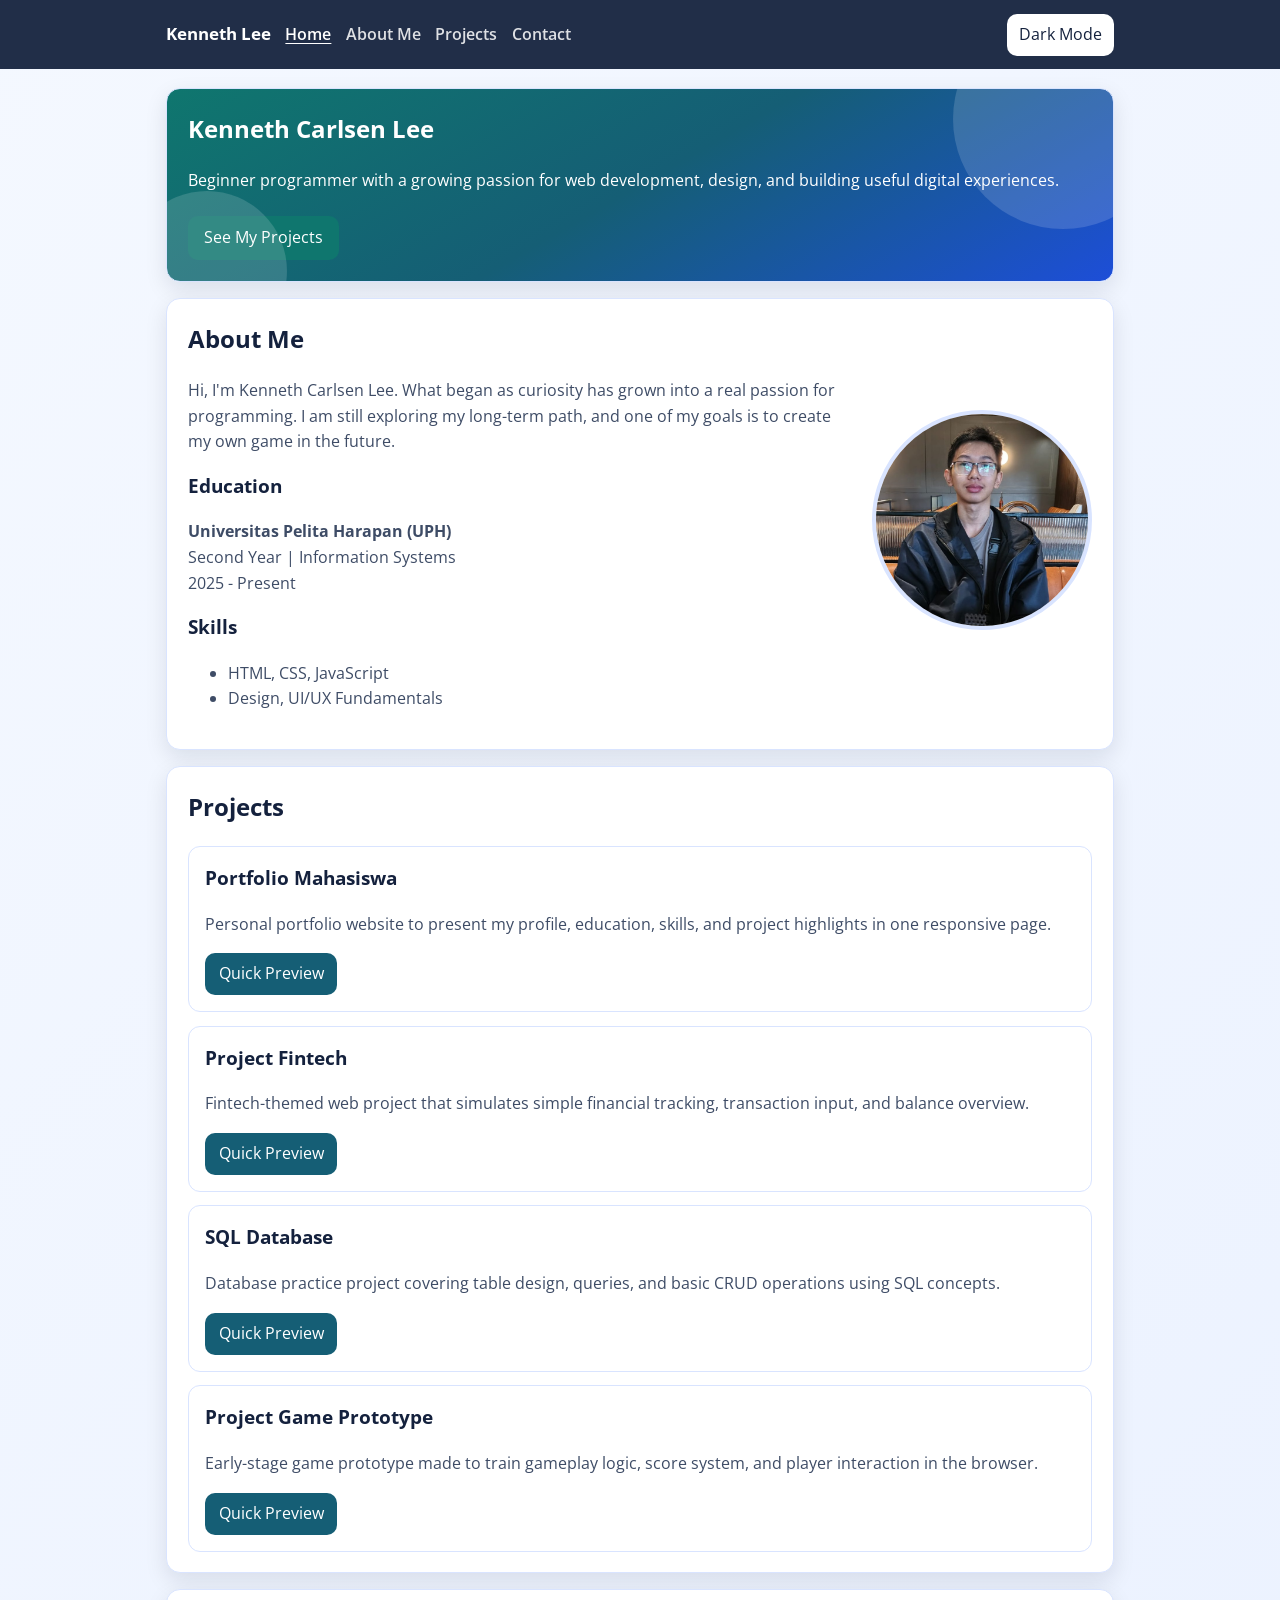
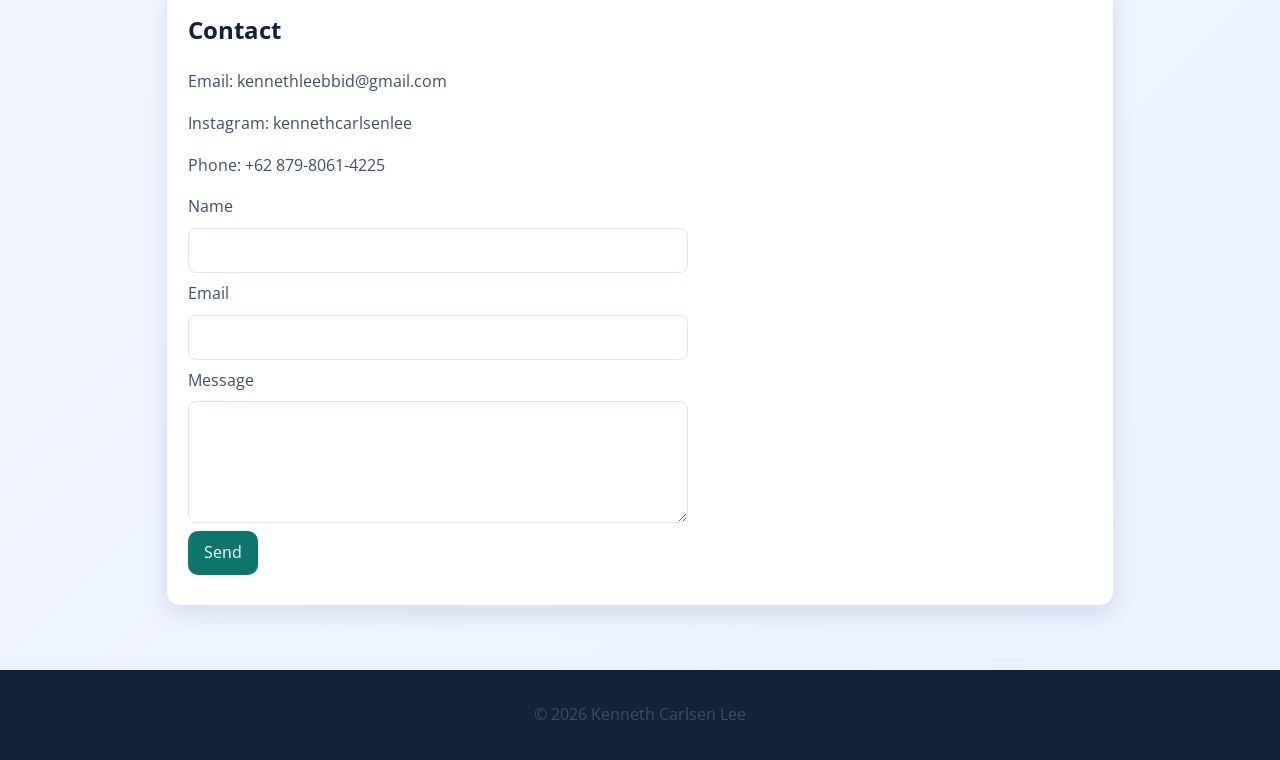
<file: index.html>
<!DOCTYPE html>
<html lang="en">
<head>
  <meta charset="UTF-8" />
  <meta name="viewport" content="width=device-width, initial-scale=1.0" />
  <title>Kenneth_Carlsen_Lee - Portfolio</title>
  <link rel="preconnect" href="https://fonts.googleapis.com" />
  <link rel="preconnect" href="https://fonts.gstatic.com" crossorigin />
  <link
    href="https://fonts.googleapis.com/css2?family=Open+Sans:wght@400;600;700&display=swap"
    rel="stylesheet"
  />
  <link rel="stylesheet" href="Assets/css/style.css" />
</head>
<body>
  <header>
    <nav class="navbar" aria-label="Main navigation">
      <a href="#home" class="brand">Kenneth Lee</a>
      <button id="menu-toggle" class="menu-toggle" aria-label="Toggle mobile menu" aria-expanded="false">Menu</button>
      <ul id="nav-links" class="nav-links">
        <li><a href="#home">Home</a></li>
        <li><a href="#about">About Me</a></li>
        <li><a href="#projects">Projects</a></li>
        <li><a href="#contact">Contact</a></li>
      </ul>
      <button id="theme-toggle" class="theme-toggle" aria-label="Toggle dark mode">Dark Mode</button>
    </nav>
  </header>

  <main>
    <section id="home" class="reveal">
      <h1>Kenneth Carlsen Lee</h1>
      <p>Beginner programmer with a growing passion for web development, design, and building useful digital experiences.</p>
      <a class="cta" href="#projects">See My Projects</a>
    </section>

    <section id="about" class="reveal">
      <div class="about-content">
        <div class="about-text">
          <h2>About Me</h2>
          <p>Hi, I'm Kenneth Carlsen Lee. What began as curiosity has grown into a real passion for programming. I am still exploring my long-term path, and one of my goals is to create my own game in the future.</p>
          <h3>Education</h3>
          <p><strong>Universitas Pelita Harapan (UPH)</strong><br />Second Year | Information Systems<br />2025 - Present</p>
          <h3>Skills</h3>
          <ul>
            <li>HTML, CSS, JavaScript</li>
            <li>Design, UI/UX Fundamentals</li>
          </ul>
        </div>
        <div class="about-photo">
          <img src="Assets/img/profile.jpeg" alt="Portrait of Kenneth Carlsen Lee" />
        </div>
      </div>
    </section>

    <section id="projects" class="reveal">
      <h2>Projects</h2>
      <article class="project-card">
        <h3>Portfolio Mahasiswa</h3>
        <p>Personal portfolio website to present my profile, education, skills, and project highlights in one responsive page.</p>
        <button class="project-preview-btn" data-project="Portfolio Mahasiswa" data-description="A student portfolio project built with semantic HTML, custom CSS, and multiple JavaScript interactions.">Quick Preview</button>
      </article>
      <article class="project-card">
        <h3>Project Fintech</h3>
        <p>Fintech-themed web project that simulates simple financial tracking, transaction input, and balance overview.</p>
        <button class="project-preview-btn" data-project="Project Fintech" data-description="This project focuses on financial dashboard UI, data input handling, and JavaScript-driven transaction updates.">Quick Preview</button>
      </article>
      <article class="project-card">
        <h3>SQL Database</h3>
        <p>Database practice project covering table design, queries, and basic CRUD operations using SQL concepts.</p>
        <button class="project-preview-btn" data-project="SQL Database" data-description="This project highlights relational database fundamentals, query logic, and structured data management workflows.">Quick Preview</button>
      </article>
      <article class="project-card">
        <h3>Project Game Prototype</h3>
        <p>Early-stage game prototype made to train gameplay logic, score system, and player interaction in the browser.</p>
        <button class="project-preview-btn" data-project="Project Game Prototype" data-description="This prototype demonstrates your game development direction through JavaScript logic loops and interactive mechanics.">Quick Preview</button>
      </article>
    </section>

    <section id="contact" class="reveal">
      <h2>Contact</h2>
      <p>Email: kennethleebbid@gmail.com</p>
      <p>Instagram: kennethcarlsenlee</p>
      <p>Phone: +62 879-8061-4225</p>
      <form id="contact-form" novalidate>
        <label for="name">Name</label>
        <input id="name" name="name" type="text" required />
        <label for="email">Email</label>
        <input id="email" name="email" type="email" required />
        <label for="message">Message</label>
        <textarea id="message" name="message" rows="4" required></textarea>
        <button type="submit">Send</button>
        <p id="form-status" aria-live="polite"></p>
      </form>
    </section>
  </main>

  <div id="project-modal" class="modal" aria-hidden="true" role="dialog" aria-label="Project preview">
    <div class="modal-content">
      <button id="close-modal" class="close-modal" aria-label="Close preview">Close</button>
      <h3 id="modal-title"></h3>
      <p id="modal-description"></p>
    </div>
  </div>

  <button id="back-to-top" class="back-to-top" aria-label="Back to top">Top</button>

  <footer>
    <p>&copy; 2026 Kenneth Carlsen Lee</p>
  </footer>
  <script src="Assets/js/main.js" defer></script>
</body>
</html>
</file>
<file: Assets/css/style.css>
* {
  box-sizing: border-box;
}

:root {
  --bg: #f4f8ff;
  --bg-soft: #eaf1ff;
  --card: #ffffff;
  --text: #14213d;
  --muted: #3e4c66;
  --accent: #0f766e;
  --accent-2: #155e75;
  --border: #d9e4ff;
}

body.dark {
  --bg: #0b1220;
  --bg-soft: #111b31;
  --card: #15223d;
  --text: #f8fbff;
  --muted: #b9c7e6;
  --accent: #2dd4bf;
  --accent-2: #67e8f9;
  --border: #2a3a5f;
}

html {
  scroll-behavior: smooth;
}

body {
  margin: 0;
  font-family: "Open Sans", sans-serif;
  line-height: 1.6;
  background: linear-gradient(135deg, var(--bg) 0%, var(--bg-soft) 100%);
  color: var(--text);
  overflow-x: hidden;
}

header {
  position: sticky;
  top: 0;
  z-index: 10;
  background: rgba(20, 33, 61, 0.94);
  backdrop-filter: blur(6px);
}

.navbar {
  max-width: 980px;
  margin: 0 auto;
  padding: 0.85rem 1rem;
  display: flex;
  align-items: center;
  gap: 0.9rem;
}

.brand {
  color: #ffffff;
  text-decoration: none;
  font-weight: 700;
  font-size: 1.05rem;
}

.nav-links {
  display: flex;
  gap: 0.9rem;
  list-style: none;
  padding: 0;
  margin: 0 auto 0 0;
}

.nav-links a {
  color: #ffffff;
  text-decoration: none;
  font-weight: 600;
  opacity: 0.85;
  transition: opacity 0.2s ease;
}

.nav-links a:hover,
.nav-links a.active {
  opacity: 1;
  text-decoration: underline;
  text-underline-offset: 3px;
}

.menu-toggle,
.theme-toggle,
.cta,
button {
  border: 1px solid transparent;
  border-radius: 10px;
  cursor: pointer;
  font: inherit;
}

.menu-toggle,
.theme-toggle {
  display: none;
  padding: 0.45rem 0.7rem;
}

.theme-toggle {
  display: inline-block;
  margin-left: auto;
  background: #ffffff;
  color: #14213d;
}

main {
  max-width: 980px;
  margin: 1.2rem auto 0;
  padding: 0 1rem 2rem;
}

section {
  background: var(--card);
  border: 1px solid var(--border);
  border-radius: 14px;
  box-shadow: 0 8px 22px rgba(12, 19, 36, 0.1);
  margin: 1rem 0;
  padding: 1.3rem;
}

#home {
  position: relative;
  overflow: hidden;
  background: linear-gradient(150deg, #0f766e 0%, #155e75 50%, #1d4ed8 100%);
  color: #ffffff;
}

#home::before,
#home::after {
  content: "";
  position: absolute;
  border-radius: 50%;
  background: rgba(255, 255, 255, 0.15);
}

#home::before {
  width: 220px;
  height: 220px;
  top: -80px;
  right: -60px;
}

#home::after {
  width: 160px;
  height: 160px;
  bottom: -70px;
  left: -40px;
}

.hero-content {
  max-width: 620px;
  position: relative;
  z-index: 1;
}

.eyebrow {
  font-size: 0.85rem;
  text-transform: uppercase;
  letter-spacing: 0.12em;
  color: rgba(255, 255, 255, 0.85);
}

.hero-actions {
  display: flex;
  gap: 0.7rem;
  flex-wrap: wrap;
}

.hero-badge {
  position: absolute;
  right: 1.4rem;
  top: 1.4rem;
  width: 64px;
  height: 64px;
  border-radius: 50%;
  border: 2px solid rgba(255, 255, 255, 0.35);
  display: grid;
  place-items: center;
  font-weight: 700;
  background: rgba(255, 255, 255, 0.1);
}

h1,
h2,
h3 {
  margin-top: 0;
}

p,
li,
label {
  color: var(--muted);
}

#home p,
#home h1 {
  color: #ffffff;
}

.cta {
  display: inline-block;
  margin-top: 0.4rem;
  background: var(--accent);
  color: #ffffff;
  text-decoration: none;
  padding: 0.5rem 0.95rem;
}

body.dark .cta {
  color: #000000;
}

.cta-outline {
  background: transparent;
  border-color: rgba(255, 255, 255, 0.7);
}

.about-content {
  display: flex;
  align-items: center;
  gap: 1.4rem;
}

.about-photo img {
  width: 220px;
  height: 220px;
  object-fit: cover;
  border-radius: 50%;
  border: 4px solid var(--border);
}

.alumni-list {
  display: flex;
  gap: 1rem;
  flex-wrap: wrap;
  margin-top: 1rem;
}

.alumni-item {
  text-align: center;
  flex: 1 1 auto;
  min-width: 100px;
}

.alumni-item img {
  width: 80px;
  height: 80px;
  object-fit: contain;
  border-radius: 8px;
  border: 2px solid var(--border);
}

.alumni-item p {
  margin: 0.5rem 0 0;
  font-size: 0.9rem;
  color: var(--text);
}

.project-card {
  border: 1px solid var(--border);
  border-radius: 12px;
  padding: 1rem;
  transition: transform 0.25s ease, box-shadow 0.25s ease;
}

.project-card + .project-card {
  margin-top: 0.85rem;
}

.project-card:hover {
  transform: translateY(-4px);
  box-shadow: 0 12px 22px rgba(12, 19, 36, 0.14);
}

.project-tags {
  display: flex;
  gap: 0.45rem;
  flex-wrap: wrap;
  margin: 0.45rem 0 0.55rem;
}

.project-tags span {
  font-size: 0.75rem;
  border: 1px solid var(--border);
  padding: 0.2rem 0.5rem;
  border-radius: 999px;
  color: var(--text);
  background: rgba(255, 255, 255, 0.6);
}

.project-actions {
  display: flex;
  gap: 0.8rem;
  margin-bottom: 0.5rem;
}

.project-actions a {
  font-size: 0.9rem;
  color: var(--accent-2);
  font-weight: 700;
  text-decoration: none;
}

.project-preview-btn {
  background: var(--accent-2);
  color: #ffffff;
  padding: 0.45rem 0.8rem;
}

body.dark .project-preview-btn {
  color: #000000;
}

form {
  display: grid;
  gap: 0.5rem;
  max-width: 500px;
}

input,
textarea {
  border: 1px solid var(--border);
  border-radius: 8px;
  padding: 0.55rem;
  font: inherit;
  background: #ffffff;
}

body.dark input,
body.dark textarea {
  background: #0f1a2d;
  color: #f8fbff;
}

form button[type="submit"] {
  width: fit-content;
  background: var(--accent);
  color: #ffffff;
  padding: 0.5rem 0.95rem;
}

body.dark form button[type="submit"] {
  color: #000000;
}

#form-status {
  margin: 0.1rem 0 0;
  font-size: 0.95rem;
}

.social-links {
  display: flex;
  gap: 0.55rem;
  flex-wrap: wrap;
  margin: 0.6rem 0 0.9rem;
}

.social-links a,
.social-links button {
  text-decoration: none;
  border: 1px solid var(--border);
  color: var(--text);
  background: var(--card);
  padding: 0.4rem 0.65rem;
  border-radius: 999px;
}

.modal {
  position: fixed;
  inset: 0;
  display: none;
  place-items: center;
  background: rgba(7, 12, 24, 0.6);
  padding: 1rem;
}

.modal.show {
  display: grid;
}

.modal-content {
  width: min(460px, 100%);
  background: var(--card);
  border: 1px solid var(--border);
  border-radius: 12px;
  padding: 1rem;
}

.close-modal {
  float: right;
  background: #dc2626;
  color: #ffffff;
  padding: 0.35rem 0.7rem;
}

.back-to-top {
  position: fixed;
  right: 1rem;
  bottom: 1rem;
  border: 1px solid var(--border);
  background: var(--card);
  color: var(--text);
  padding: 0.45rem 0.7rem;
  display: none;
}

.back-to-top.show {
  display: inline-block;
}

.toast {
  position: fixed;
  left: 50%;
  transform: translateX(-50%) translateY(20px);
  bottom: 1rem;
  padding: 0.6rem 0.9rem;
  background: #111827;
  color: #ffffff;
  border-radius: 8px;
  opacity: 0;
  pointer-events: none;
  transition: opacity 0.2s ease, transform 0.2s ease;
}

.toast.show {
  opacity: 1;
  transform: translateX(-50%) translateY(0);
}

.reveal {
  opacity: 0;
  transform: translateY(14px);
  transition: opacity 0.45s ease, transform 0.45s ease;
}

.reveal.visible {
  opacity: 1;
  transform: translateY(0);
}

footer {
  text-align: center;
  padding: 1rem;
  margin-top: 1rem;
  background: #14213d;
  color: #ffffff;
}

@media (max-width: 760px) {
  .menu-toggle {
    display: inline-block;
    background: #ffffff;
    color: #14213d;
  }

  .theme-toggle {
    margin-left: 0;
  }

  .nav-links {
    display: none;
    position: absolute;
    top: 58px;
    right: 10px;
    width: 210px;
    padding: 0.7rem;
    border-radius: 12px;
    background: #14213d;
    border: 1px solid #334155;
    flex-direction: column;
  }

  .nav-links.open {
    display: flex;
  }

  .navbar {
    position: relative;
    flex-wrap: wrap;
  }

  .about-content {
    flex-direction: column-reverse;
    text-align: center;
  }

  .hero-badge {
    position: static;
    margin-top: 0.8rem;
  }
}
</file>
